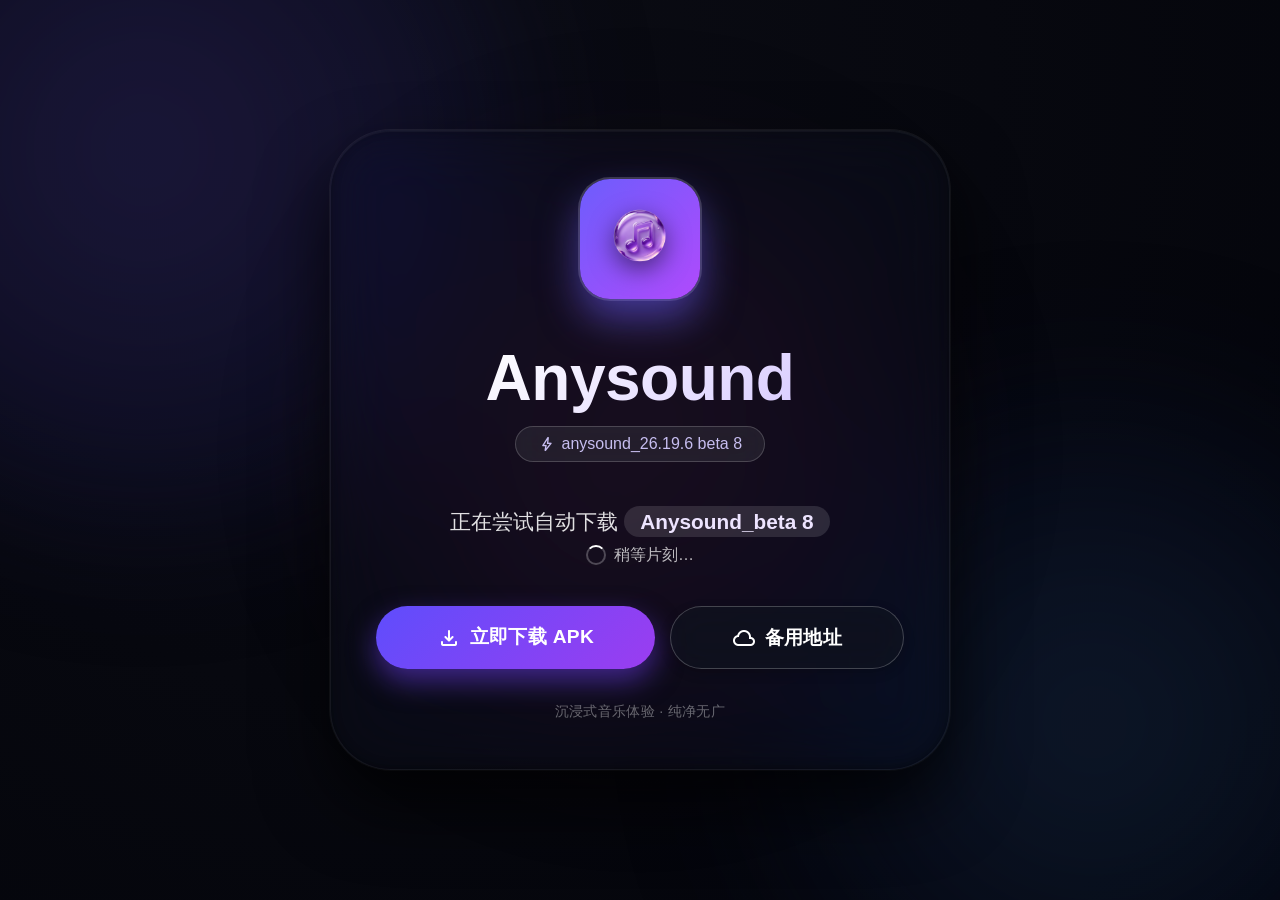
<file: anysound_26.19.6_download.html>
<!DOCTYPE html>
<html lang="zh-CN">
<head>
  <meta charset="UTF-8">
  <meta name="viewport" content="width=device-width, initial-scale=1.0, maximum-scale=1.0, user-scalable=yes, viewport-fit=cover, shrink-to-fit=no">
  <title>下载 - Anysound - Download for Anysound App</title>
  <meta name="description" content="下载 anysound_26.19.6 beta 8 安卓版，纯净无广，沉浸音乐体验。">
  <meta name="theme-color" content="#0b0c14">
  <!-- Google Material Symbols 图标库 -->
  <link rel="preconnect" href="https://fonts.googleapis.com">
  <link rel="preconnect" href="https://fonts.gstatic.com" crossorigin>
  <link rel="stylesheet" href="https://fonts.googleapis.com/css2?family=Material+Symbols+Rounded:opsz,wght,FILL,GRAD@20..48,100..700,0..1,-50..200&display=swap">
  <style>
    * {
      margin: 0;
      padding: 0;
      box-sizing: border-box;
    }

    body {
      font-family: 'Inter', 'SF Pro Display', -apple-system, BlinkMacSystemFont, 'Segoe UI', Roboto, Helvetica, Arial, sans-serif;
      background: radial-gradient(circle at 30% 10%, #0b0c14 0%, #03040a 100%);
      min-height: 100vh;
      display: flex;
      align-items: center;
      justify-content: center;
      padding: 1.2rem;
      margin: 0;
      position: relative;
      overflow-x: hidden;
      transition: padding 0.3s ease;
      line-height: 1.4;
    }

    /* 动态光晕背景 - 性能优化：减少模糊面积，使用 will-change 提示 */
    .bg-aurora {
      position: fixed;
      top: 0;
      left: 0;
      width: 100%;
      height: 100%;
      z-index: 0;
      pointer-events: none;
      overflow: hidden;
    }

    .aurora-blob {
      position: absolute;
      border-radius: 50%;
      filter: blur(70px);
      opacity: 0.38;
      animation: floatBlob 22s infinite alternate ease-in-out;
      will-change: transform, opacity;
    }

    .blob1 {
      width: clamp(280px, 65vw, 750px);
      height: clamp(280px, 65vw, 750px);
      background: radial-gradient(circle, #3b2f80 0%, #0e1030 80%);
      top: -25%;
      left: -18%;
      animation-duration: 24s;
    }

    .blob2 {
      width: clamp(240px, 55vw, 680px);
      height: clamp(240px, 55vw, 680px);
      background: radial-gradient(circle, #1e3a5f 0%, #020213 85%);
      bottom: -18%;
      right: -12%;
      animation-duration: 28s;
      animation-delay: -3s;
    }

    .blob3 {
      width: clamp(180px, 45vw, 580px);
      height: clamp(180px, 45vw, 580px);
      background: radial-gradient(circle, #5f2b4a 0%, #14081a 85%);
      top: 50%;
      left: 50%;
      transform: translate(-50%, -50%);
      animation-duration: 26s;
      animation-delay: -6s;
      opacity: 0.25;
    }

    @keyframes floatBlob {
      0% { transform: translate(0, 0) scale(0.92) rotate(0deg); }
      33% { transform: translate(3.5vw, -4vh) scale(1.08) rotate(3deg); }
      66% { transform: translate(-3.5vw, 5vh) scale(0.96) rotate(-2deg); }
      100% { transform: translate(2.5vw, -2.5vh) scale(1.04) rotate(1deg); }
    }

    /* 主卡片 - 增加细微内阴影，提升质感 */
    .glass-card {
      position: relative;
      z-index: 10;
      width: 100%;
      max-width: 620px;
      background: rgba(14, 16, 26, 0.45);
      backdrop-filter: blur(32px) saturate(190%);
      -webkit-backdrop-filter: blur(32px) saturate(190%);
      border-radius: clamp(2.2rem, 7vw, 3.8rem);
      padding: clamp(2rem, 7vw, 3rem) clamp(1.4rem, 6vw, 2.8rem);
      box-shadow: 
        0 35px 70px rgba(0, 0, 0, 0.75), 
        0 0 0 1px rgba(255, 255, 255, 0.07), 
        inset 0 1px 0 rgba(255, 255, 255, 0.04),
        inset 0 -2px 10px rgba(0,0,0,0.3);
      border: 1px solid rgba(255, 255, 255, 0.05);
      display: flex;
      flex-direction: column;
      align-items: center;
      text-align: center;
      color: #fff;
      transition: transform 0.3s ease, box-shadow 0.4s ease;
      animation: cardEntry 0.8s cubic-bezier(0.23, 1, 0.32, 1) forwards;
      opacity: 0;
      transform: translateY(35px);
      margin: 0 auto;
      will-change: transform, opacity;
    }

    @keyframes cardEntry {
      0% { opacity: 0; transform: translateY(45px); }
      100% { opacity: 1; transform: translateY(0); }
    }

    /* 图标容器 */
    .icon-container {
      position: relative;
      margin-bottom: clamp(1.2rem, 5vw, 2.2rem);
      display: flex;
      align-items: center;
      justify-content: center;
    }

    .image-icon-wrapper {
      width: clamp(85px, 20vw, 120px);
      height: clamp(85px, 20vw, 120px);
      border-radius: 30px;
      background: linear-gradient(135deg, #6d5dfc, #b04afc);
      display: flex;
      align-items: center;
      justify-content: center;
      box-shadow: 0 20px 40px rgba(109, 93, 252, 0.55), 0 0 0 2px rgba(255, 255, 255, 0.18);
      position: relative;
      z-index: 2;
      animation: softPulse 3s infinite ease-in-out;
      overflow: hidden;
      transition: box-shadow 0.3s;
    }

    .app-icon-img {
      width: 72%;
      height: 72%;
      object-fit: contain;
      filter: drop-shadow(0 8px 12px rgba(0,0,0,0.5));
      border-radius: 20px;
      transition: transform 0.3s ease;
    }
    
    .image-icon-wrapper:hover .app-icon-img {
      transform: scale(1.02);
    }

    @keyframes softPulse {
      0% { transform: scale(1); box-shadow: 0 20px 40px rgba(109, 93, 252, 0.55); }
      50% { transform: scale(1.05); box-shadow: 0 25px 50px rgba(150, 100, 255, 0.8); }
      100% { transform: scale(1); box-shadow: 0 20px 40px rgba(109, 93, 252, 0.55); }
    }

    .ripple-ring {
      position: absolute;
      width: clamp(85px, 20vw, 120px);
      height: clamp(85px, 20vw, 120px);
      border-radius: 30px;
      border: 2px solid rgba(255, 255, 255, 0.4);
      animation: rippleExpand 2.4s infinite cubic-bezier(0.4, 0, 0.2, 1);
      z-index: 1;
      opacity: 0;
      pointer-events: none;
    }

    .ripple-ring:nth-child(2) { animation-delay: 0.6s; }
    .ripple-ring:nth-child(3) { animation-delay: 1.2s; }

    @keyframes rippleExpand {
      0% { transform: scale(0.85); opacity: 0.8; border-width: 2px; }
      100% { transform: scale(1.8); opacity: 0; border-width: 1px; }
    }

    h1 {
      font-size: clamp(2.4rem, 9vw, 4rem);
      font-weight: 650;
      background: linear-gradient(135deg, #ffffff 0%, #d9ccff 100%);
      -webkit-background-clip: text;
      -webkit-text-fill-color: transparent;
      background-clip: text;
      margin-bottom: 0.15rem;
      letter-spacing: -0.5px;
    }

    .version-badge {
      background: rgba(255, 255, 255, 0.07);
      backdrop-filter: blur(16px);
      padding: 0.35rem 1.4rem;
      border-radius: 3rem;
      font-size: clamp(0.85rem, 2.8vw, 1rem);
      color: #c7bef0;
      border: 1px solid rgba(255, 255, 255, 0.18);
      margin-bottom: clamp(1.3rem, 4vw, 2.2rem);
      display: inline-flex;
      align-items: center;
      gap: 0.35rem;
      font-weight: 500;
    }

    .download-message {
      font-size: clamp(0.95rem, 3.2vw, 1.3rem);
      margin: 0.6rem 0 0.4rem;
      color: rgba(255, 255, 255, 0.88);
      font-weight: 450;
    }

    .file-name-highlight {
      background: rgba(255,255,255,0.12);
      padding: 0.25rem 1rem;
      border-radius: 2rem;
      font-weight: 650;
      color: #ede4ff;
      word-break: break-word;
    }

    .loading-indicator {
      display: flex;
      align-items: center;
      justify-content: center;
      gap: 8px;
      color: rgba(255,255,255,0.72);
      margin: 0.1rem 0 0.9rem;
      font-size: clamp(0.8rem, 2.6vw, 1rem);
      font-weight: 400;
    }

    .button-group {
      display: flex;
      flex-direction: column;
      width: 100%;
      gap: 0.9rem;
      margin: 1.6rem 0 0.7rem;
    }

    @media (min-width: 580px) {
      .button-group {
        flex-direction: row;
        flex-wrap: wrap;
        justify-content: center;
      }
      .btn {
        flex: 1 1 auto;
        min-width: 170px;
      }
    }

    .btn {
      display: flex;
      align-items: center;
      justify-content: center;
      gap: 0.55rem;
      padding: clamp(0.85rem, 2.8vw, 1.1rem) clamp(1.4rem, 5vw, 2.2rem);
      border-radius: 2.8rem;
      font-weight: 620;
      font-size: clamp(0.95rem, 3.2vw, 1.2rem);
      text-decoration: none;
      transition: all 0.25s ease;
      background: rgba(255, 255, 255, 0.05);
      backdrop-filter: blur(20px);
      -webkit-backdrop-filter: blur(20px);
      border: 1px solid rgba(255, 255, 255, 0.12);
      color: white;
      cursor: pointer;
      letter-spacing: 0.3px;
      box-shadow: 0 4px 12px rgba(0,0,0,0.2);
    }

    .btn-primary {
      background: linear-gradient(135deg, #5f4dfc, #9b3df0);
      border: none;
      box-shadow: 0 12px 28px rgba(106, 61, 232, 0.55);
      animation: glowPulse 2.8s infinite alternate;
      font-weight: 650;
    }

    @keyframes glowPulse {
      0% { box-shadow: 0 12px 28px rgba(106, 61, 232, 0.55); }
      100% { box-shadow: 0 18px 38px rgba(140, 75, 255, 0.85); }
    }

    .btn-primary:hover {
      transform: translateY(-3px);
      box-shadow: 0 20px 38px rgba(125, 70, 245, 0.9);
      background: linear-gradient(135deg, #6b5afc, #a34af0);
    }

    .btn-outline {
      background: rgba(18, 20, 34, 0.55);
      border: 1px solid rgba(255, 255, 255, 0.22);
      backdrop-filter: blur(18px);
    }

    .btn-outline:hover {
      background: rgba(35, 38, 55, 0.7);
      border-color: rgba(255, 255, 255, 0.42);
      transform: translateY(-2px);
    }

    .btn:active {
      transform: translateY(1px);
      transition: 0.1s;
    }

    .noscript-warning {
      background: rgba(220, 53, 69, 0.18);
      border: 1px solid rgba(255, 90, 90, 0.55);
      color: #ffc2c2;
      padding: 0.8rem 1.4rem;
      border-radius: 2.5rem;
      margin-top: 1.3rem;
      font-size: 0.9rem;
      backdrop-filter: blur(16px);
      display: flex;
      align-items: center;
      justify-content: center;
      gap: 0.4rem;
    }

    .spinner {
      display: inline-block;
      width: 20px;
      height: 20px;
      border: 2.5px solid rgba(255,255,255,0.25);
      border-radius: 50%;
      border-top-color: white;
      animation: spin 0.75s linear infinite;
    }

    @keyframes spin { to { transform: rotate(360deg); } }

    .footer-note {
      font-size: clamp(0.7rem, 2.2vw, 0.9rem);
      margin-top: 1.3rem;
      color: rgba(255,255,255,0.38);
      letter-spacing: 0.3px;
    }

    /* ===== 模态窗口优化 ===== */
    .modal-overlay {
      position: fixed;
      top: 0;
      left: 0;
      width: 100%;
      height: 100%;
      background: rgba(0, 0, 0, 0.65);
      backdrop-filter: blur(14px);
      -webkit-backdrop-filter: blur(14px);
      z-index: 100;
      display: flex;
      align-items: center;
      justify-content: center;
      padding: 1.5rem;
      animation: fadeIn 0.22s ease;
      opacity: 0;
      visibility: hidden;
      transition: opacity 0.25s ease, visibility 0.25s ease;
    }

    .modal-overlay.active {
      opacity: 1;
      visibility: visible;
    }

    @keyframes fadeIn {
      from { opacity: 0; }
      to { opacity: 1; }
    }

    .modal-dialog {
      background: rgba(20, 22, 36, 0.85);
      backdrop-filter: blur(38px) saturate(210%);
      -webkit-backdrop-filter: blur(38px) saturate(210%);
      border-radius: 2.8rem;
      max-width: 480px;
      width: 100%;
      padding: 2.2rem 1.9rem;
      box-shadow: 0 45px 80px rgba(0,0,0,0.8), 0 0 0 1px rgba(255,255,255,0.14);
      border: 1px solid rgba(255,255,255,0.08);
      color: white;
      transform: scale(0.94);
      transition: transform 0.28s cubic-bezier(0.34, 1.56, 0.64, 1);
    }

    .active .modal-dialog {
      transform: scale(1);
    }

    .modal-header {
      display: flex;
      align-items: center;
      justify-content: space-between;
      margin-bottom: 2rem;
    }

    .modal-title {
      font-size: 1.5rem;
      font-weight: 650;
      display: flex;
      align-items: center;
      gap: 0.5rem;
      color: #ede6ff;
    }

    .close-modal {
      background: rgba(255,255,255,0.08);
      border: none;
      color: white;
      width: 38px;
      height: 38px;
      border-radius: 50%;
      display: flex;
      align-items: center;
      justify-content: center;
      cursor: pointer;
      font-size: 22px;
      transition: all 0.2s;
      backdrop-filter: blur(8px);
    }

    .close-modal:hover {
      background: rgba(255,255,255,0.25);
      transform: rotate(90deg);
    }

    .address-list {
      display: flex;
      flex-direction: column;
      gap: 1.1rem;
    }

    .address-option {
      background: rgba(255,255,255,0.04);
      border: 1px solid rgba(255,255,255,0.09);
      border-radius: 2rem;
      padding: 1.1rem 1.5rem;
      display: flex;
      align-items: center;
      justify-content: space-between;
      transition: all 0.25s;
      text-decoration: none;
      color: white;
      backdrop-filter: blur(12px);
      box-shadow: 0 4px 12px rgba(0,0,0,0.2);
    }

    .address-option:hover {
      background: rgba(255,255,255,0.14);
      border-color: rgba(255,255,255,0.28);
      transform: translateY(-2px);
      box-shadow: 0 8px 18px rgba(0,0,0,0.4);
    }

    .address-info {
      display: flex;
      flex-direction: column;
      text-align: left;
    }

    .address-label {
      font-weight: 650;
      font-size: 1.05rem;
      display: flex;
      align-items: center;
      gap: 0.35rem;
    }

    .recommend-badge {
      background: #9b3df0;
      font-size: 0.7rem;
      padding: 0.15rem 0.7rem;
      border-radius: 1.2rem;
      margin-left: 0.4rem;
      font-weight: 600;
      color: white;
    }

    .address-url {
      font-size: 0.8rem;
      color: rgba(255,255,255,0.52);
      margin-top: 0.25rem;
      word-break: break-all;
    }

    .arrow-icon {
      color: rgba(255,255,255,0.65);
      font-size: 1.5rem;
    }

    @media (max-width: 480px) {
      .modal-dialog {
        padding: 1.9rem 1.3rem;
      }
      .address-option {
        padding: 1rem 1.2rem;
      }
    }
  </style>
</head>
<body>
  <div class="bg-aurora" aria-hidden="true">
    <div class="aurora-blob blob1"></div>
    <div class="aurora-blob blob2"></div>
    <div class="aurora-blob blob3"></div>
  </div>

  <main class="glass-card">
    <div class="icon-container">
      <div class="ripple-ring" aria-hidden="true"></div>
      <div class="ripple-ring" aria-hidden="true"></div>
      <div class="ripple-ring" aria-hidden="true"></div>
      <div class="image-icon-wrapper">
        <img src="/anysound_icon_new.png" alt="Anysound 应用图标" class="app-icon-img" loading="eager" width="80" height="80">
      </div>
    </div>

    <h1>Anysound</h1>
    <div class="version-badge">
      <span class="material-symbols-rounded" style="font-size: 18px;" aria-hidden="true">bolt</span> anysound_26.19.6 beta 8
    </div>

    <p class="download-message">
      正在尝试自动下载 <span class="file-name-highlight">Anysound_beta 8</span>
    </p>
    
    <div class="loading-indicator" aria-live="polite">
      <span class="spinner" aria-hidden="true"></span> 稍等片刻…
    </div>

    <div class="button-group">
      <a href="/anysound_26.19.6 beta 8.apk" download="anysound_26.19.6 beta 8.apk" class="btn btn-primary">
        <span class="material-symbols-rounded" aria-hidden="true">download</span> 立即下载 APK
      </a>
      
      <!-- 备用地址按钮：打开模态窗口 -->
      <button id="showModalBtn" class="btn btn-outline" type="button">
        <span class="material-symbols-rounded" aria-hidden="true">cloud</span> 备用地址
      </button>
    </div>

    <noscript>
      <div class="noscript-warning">
        <span class="material-symbols-rounded" style="font-size: 18px; vertical-align: middle;" aria-hidden="true">warning</span>
        未启用 JavaScript，请手动选择备用地址。
      </div>
    </noscript>
    <div class="footer-note">
      沉浸式音乐体验 · 纯净无广
    </div>
  </main>

  <!-- 备用地址选择模态窗口 -->
  <div class="modal-overlay" id="addressModal" role="dialog" aria-modal="true" aria-labelledby="modalTitle">
    <div class="modal-dialog">
      <div class="modal-header">
        <div class="modal-title" id="modalTitle">
          <span class="material-symbols-rounded" aria-hidden="true">cloud_download</span> 选择备用地址
        </div>
        <button class="close-modal" id="closeModalBtn" aria-label="关闭对话框">
          <span class="material-symbols-rounded" aria-hidden="true">close</span>
        </button>
      </div>
      <div class="address-list">
        <!-- 地址一（推荐） -->
        <a href="https://wwwa.qyshare.com:2083/s/anysound" target="_blank" rel="noopener noreferrer" class="address-option">
          <div class="address-info">
            <div class="address-label">
              <span aria-hidden="true">🌐</span> 地址一
              <span class="recommend-badge">推荐</span>
            </div>
            <div class="address-url">qyshare.com (不限速)</div>
          </div>
          <span class="material-symbols-rounded arrow-icon" aria-hidden="true">arrow_forward</span>
        </a>
        <!-- 地址二 -->
        <a href="https://www.123684.com/s/0LdDjv-2ECKA" target="_blank" rel="noopener noreferrer" class="address-option">
          <div class="address-info">
            <div class="address-label">
              <span aria-hidden="true">🌐</span> 地址二
            </div>
            <div class="address-url">123684.com (备用线路，不限速)</div>
          </div>
          <span class="material-symbols-rounded arrow-icon" aria-hidden="true">arrow_forward</span>
        </a>
      </div>
    </div>
  </div>

  <script>
    (function() {
      'use strict';

      // 自动下载逻辑 (优化：增加错误处理与移动端限制)
      const fileUrl = '/anysound_26.19.6 beta 8.apk';
      const fileName = 'anysound_26.19.6 beta 8.apk';

      function triggerDownload() {
        try {
          const link = document.createElement('a');
          link.href = fileUrl;
          link.download = fileName;
          link.style.display = 'none';
          link.setAttribute('aria-hidden', 'true');
          document.body.appendChild(link);
          link.click();
          
          // 清理
          setTimeout(() => {
            if (link && link.parentNode) {
              link.parentNode.removeChild(link);
            }
          }, 400);
        } catch (e) {
          console.warn('自动下载触发失败，请手动点击下载按钮。', e);
        }
      }

      // 页面加载后延迟触发，避免阻塞渲染
      window.addEventListener('DOMContentLoaded', function() {
        // 稍微延迟，确保用户感知到页面
        setTimeout(() => {
          // 部分移动浏览器可能限制自动下载，仍然尝试
          triggerDownload();
        }, 600);
      });

      // 模态窗口控制 (优化焦点管理)
      const modal = document.getElementById('addressModal');
      const showBtn = document.getElementById('showModalBtn');
      const closeBtn = document.getElementById('closeModalBtn');
      let lastFocusedElement = null;

      function openModal() {
        if (!modal) return;
        lastFocusedElement = document.activeElement;
        modal.classList.add('active');
        document.body.style.overflow = 'hidden';
        
        // 聚焦关闭按钮或第一个链接，提升可访问性
        if (closeBtn) {
          closeBtn.focus();
        }
      }

      function closeModal() {
        if (!modal) return;
        modal.classList.remove('active');
        document.body.style.overflow = '';
        
        // 恢复焦点到触发按钮
        if (lastFocusedElement && typeof lastFocusedElement.focus === 'function') {
          lastFocusedElement.focus();
        }
      }

      if (showBtn) {
        showBtn.addEventListener('click', openModal);
      }

      if (closeBtn) {
        closeBtn.addEventListener('click', closeModal);
      }

      // 点击模态窗口外部区域关闭
      if (modal) {
        modal.addEventListener('click', function(e) {
          if (e.target === modal) {
            closeModal();
          }
        });
        
        // 防止模态框内部点击事件冒泡导致关闭
        const dialog = modal.querySelector('.modal-dialog');
        if (dialog) {
          dialog.addEventListener('click', function(e) {
            e.stopPropagation();
          });
        }
      }

      // ESC 键关闭
      document.addEventListener('keydown', function(e) {
        if (e.key === 'Escape' && modal && modal.classList.contains('active')) {
          closeModal();
        }
      });

      console.log('✨ Anysound 界面已优化 | 自动下载已准备');
    })();
  </script>
</body>
</html>
</file>
